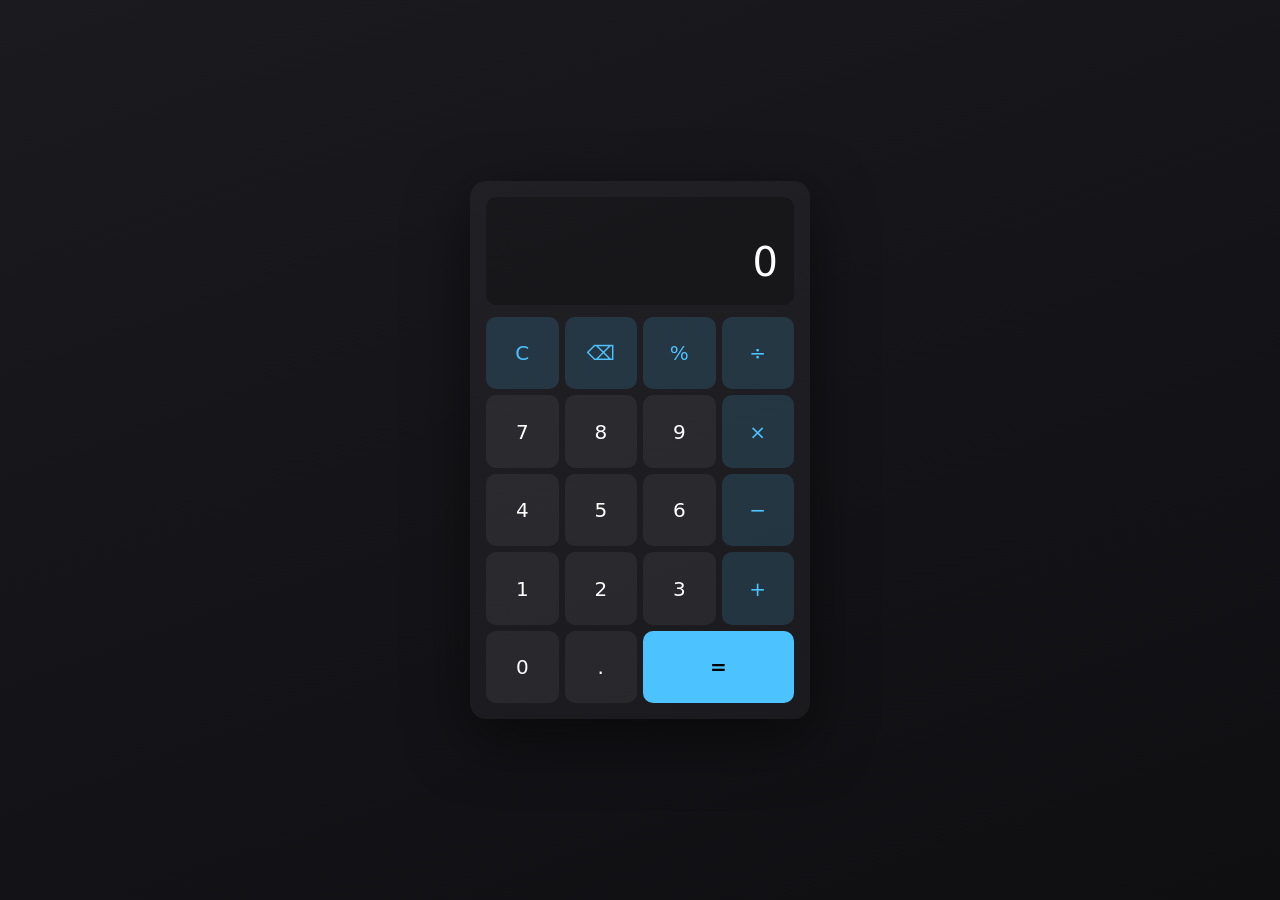
<file: apps/calc.html>
<!DOCTYPE html>
<html lang="pt-BR">
<head>
<meta charset="UTF-8" />
<meta name="viewport" content="width=device-width, initial-scale=1.0, user-scalable=no">
<title>Calculadora</title>
<style>
* { margin: 0; padding: 0; box-sizing: border-box; }
body {
  font-family: "Segoe UI", system-ui, sans-serif;
  background: linear-gradient(160deg, #1a1a1f, #0f0f12);
  color: #fff;
  height: 100vh;
  display: flex;
  align-items: center;
  justify-content: center;
  padding: 12px;
  user-select: none;
}
.calc {
  width: 100%;
  max-width: 340px;
  background: rgba(255,255,255,.04);
  border-radius: 16px;
  padding: 16px;
  box-shadow: 0 20px 60px rgba(0,0,0,.5);
}
.display {
  padding: 20px 16px;
  text-align: right;
  min-height: 100px;
  display: flex;
  flex-direction: column;
  justify-content: flex-end;
  gap: 4px;
  border-radius: 10px;
  background: rgba(0,0,0,.25);
  margin-bottom: 12px;
}
.expr { font-size: 14px; color: rgba(255,255,255,.5); min-height: 18px; word-break: break-all; }
.result {
  font-size: 40px;
  font-weight: 300;
  overflow: hidden;
  text-overflow: ellipsis;
  white-space: nowrap;
}
.grid {
  display: grid;
  grid-template-columns: repeat(4, 1fr);
  gap: 6px;
}
button {
  aspect-ratio: 1;
  border: none;
  border-radius: 10px;
  background: rgba(255,255,255,.06);
  color: #fff;
  font-size: 20px;
  font-weight: 500;
  cursor: pointer;
  font-family: inherit;
  transition: all .12s;
}
button:hover { background: rgba(255,255,255,.12); }
button:active { transform: scale(.94); }
button.op { background: rgba(76,194,255,.15); color: #4cc2ff; }
button.op:hover { background: rgba(76,194,255,.25); }
button.eq { background: #4cc2ff; color: #000; font-weight: 600; }
button.eq:hover { filter: brightness(1.15); }
button.wide { grid-column: span 2; aspect-ratio: auto; }
</style>
</head>
<body>
<div class="calc">
  <div class="display">
    <div class="expr" id="expr"></div>
    <div class="result" id="result">0</div>
  </div>
  <div class="grid">
    <button class="op" data-act="clear">C</button>
    <button class="op" data-act="del">⌫</button>
    <button class="op" data-val="%">%</button>
    <button class="op" data-val="/">÷</button>

    <button data-val="7">7</button>
    <button data-val="8">8</button>
    <button data-val="9">9</button>
    <button class="op" data-val="*">×</button>

    <button data-val="4">4</button>
    <button data-val="5">5</button>
    <button data-val="6">6</button>
    <button class="op" data-val="-">−</button>

    <button data-val="1">1</button>
    <button data-val="2">2</button>
    <button data-val="3">3</button>
    <button class="op" data-val="+">+</button>

    <button data-val="0">0</button>
    <button data-val=".">.</button>
    <button class="eq wide" data-act="eq">=</button>
  </div>
</div>

<script>
let expr = '';
const $expr = document.getElementById('expr');
const $result = document.getElementById('result');

function update() {
  $expr.textContent = expr;
  try {
    if (!expr) { $result.textContent = '0'; return; }
    const safe = expr.replace(/[^0-9+\-*/.()%]/g, '');
    const val = Function('"use strict"; return (' + safe + ')')();
    $result.textContent = (typeof val === 'number' && isFinite(val))
      ? parseFloat(val.toFixed(10)).toString()
      : '0';
  } catch { $result.textContent = '...'; }
}

document.querySelectorAll('button').forEach(btn => {
  btn.onclick = () => {
    const val = btn.dataset.val;
    const act = btn.dataset.act;

    if (act === 'clear') expr = '';
    else if (act === 'del') expr = expr.slice(0, -1);
    else if (act === 'eq') {
      try {
        const safe = expr.replace(/[^0-9+\-*/.()%]/g, '');
        const val = Function('"use strict"; return (' + safe + ')')();
        expr = parseFloat(val.toFixed(10)).toString();
      } catch { expr = ''; }
    }
    else if (val) expr += val;
    update();
  };
});

// Suporte a teclado
document.addEventListener('keydown', e => {
  if (/[0-9+\-*/.()%]/.test(e.key)) { expr += e.key; update(); }
  else if (e.key === 'Enter' || e.key === '=') {
    try {
      const safe = expr.replace(/[^0-9+\-*/.()%]/g, '');
      const val = Function('"use strict"; return (' + safe + ')')();
      expr = parseFloat(val.toFixed(10)).toString();
    } catch { expr = ''; }
    update();
  }
  else if (e.key === 'Backspace') { expr = expr.slice(0, -1); update(); }
  else if (e.key === 'Escape') { expr = ''; update(); }
});

update();
</script>
</body>
</html>
</file>
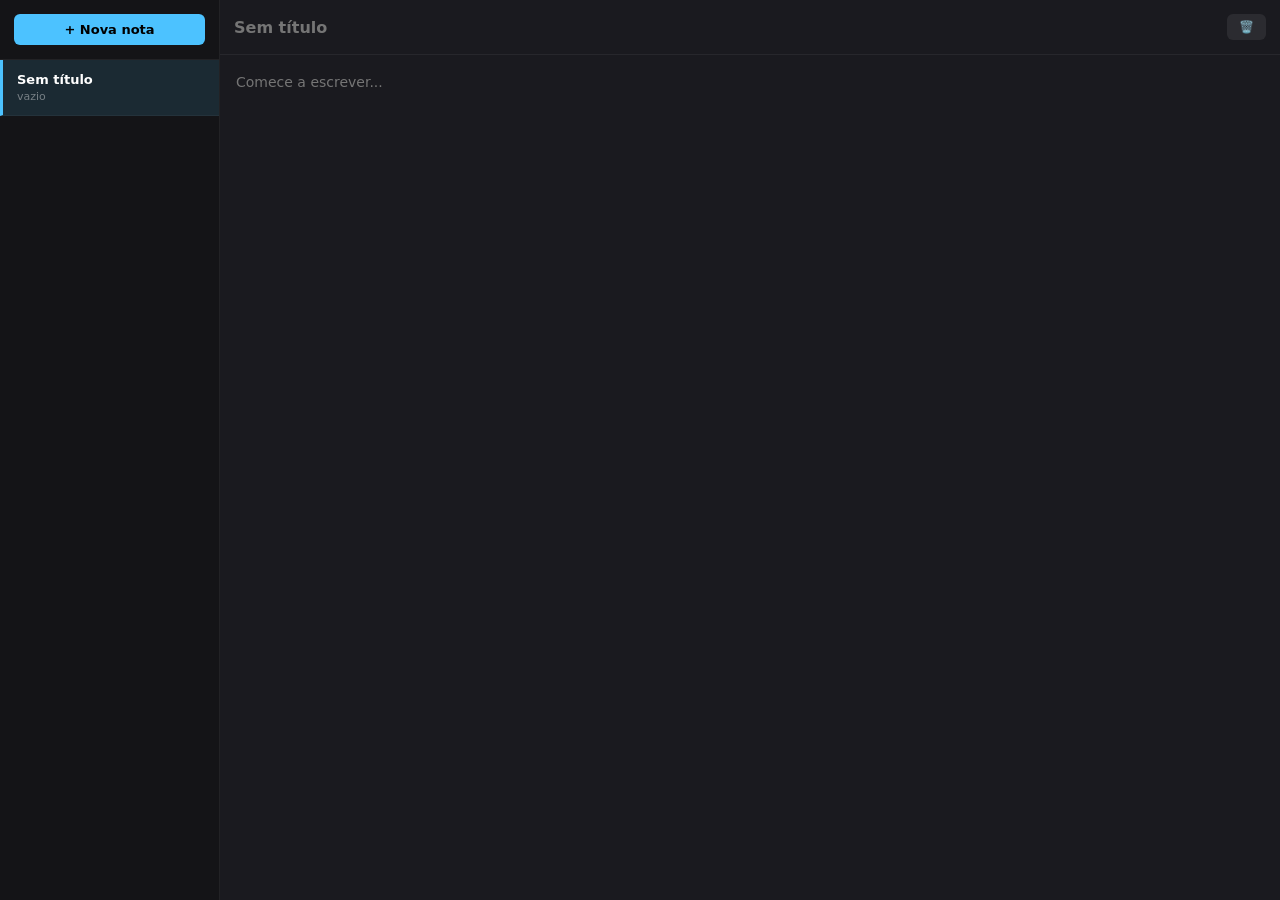
<file: apps/notes.html>
<!DOCTYPE html>
<html lang="pt-BR">
<head>
<meta charset="UTF-8" />
<meta name="viewport" content="width=device-width, initial-scale=1.0, user-scalable=no">
<title>Notas</title>
<style>
* { margin: 0; padding: 0; box-sizing: border-box; }
body {
  font-family: "Segoe UI", system-ui, sans-serif;
  background: #1a1a1f;
  color: #fff;
  height: 100vh;
  display: flex;
  overflow: hidden;
}
.sidebar {
  width: 220px;
  background: rgba(0,0,0,.25);
  border-right: 1px solid rgba(255,255,255,.06);
  display: flex;
  flex-direction: column;
  flex-shrink: 0;
}
.sidebar-head {
  padding: 14px;
  border-bottom: 1px solid rgba(255,255,255,.06);
  display: flex;
  gap: 8px;
  align-items: center;
}
.sidebar-head button {
  flex: 1;
  padding: 8px;
  background: #4cc2ff;
  color: #000;
  border: none;
  border-radius: 6px;
  font-weight: 600;
  cursor: pointer;
  font-family: inherit;
  font-size: 13px;
}
.note-list { flex: 1; overflow-y: auto; }
.note-item {
  padding: 12px 14px;
  border-bottom: 1px solid rgba(255,255,255,.04);
  cursor: pointer;
  transition: background .15s;
}
.note-item:hover { background: rgba(255,255,255,.05); }
.note-item.active { background: rgba(76,194,255,.12); border-left: 3px solid #4cc2ff; }
.note-item .title {
  font-size: 13px;
  font-weight: 600;
  white-space: nowrap;
  overflow: hidden;
  text-overflow: ellipsis;
}
.note-item .preview {
  font-size: 11px;
  color: rgba(255,255,255,.4);
  margin-top: 3px;
  white-space: nowrap;
  overflow: hidden;
  text-overflow: ellipsis;
}
.editor {
  flex: 1;
  display: flex;
  flex-direction: column;
}
.editor-head {
  padding: 14px;
  border-bottom: 1px solid rgba(255,255,255,.06);
  display: flex;
  gap: 8px;
  align-items: center;
}
.editor-head input {
  flex: 1;
  background: none;
  border: none;
  color: #fff;
  font-size: 16px;
  font-weight: 600;
  outline: none;
  font-family: inherit;
}
.editor-head button {
  padding: 6px 12px;
  background: rgba(255,255,255,.08);
  border: none;
  color: #fff;
  border-radius: 6px;
  cursor: pointer;
  font-family: inherit;
  font-size: 12px;
}
.editor-head button:hover { background: rgba(220,38,38,.5); }
textarea {
  flex: 1;
  background: none;
  border: none;
  color: #fff;
  padding: 16px;
  font-size: 14px;
  line-height: 1.6;
  resize: none;
  outline: none;
  font-family: inherit;
}
</style>
</head>
<body>
<div class="sidebar">
  <div class="sidebar-head">
    <button id="new-note">+ Nova nota</button>
  </div>
  <div class="note-list" id="note-list"></div>
</div>
<div class="editor">
  <div class="editor-head">
    <input id="title" placeholder="Sem título" />
    <button id="del">🗑️</button>
  </div>
  <textarea id="content" placeholder="Comece a escrever..."></textarea>
</div>

<script>
const KEY = 'webdex.notes';
let notes = JSON.parse(localStorage.getItem(KEY) || '[]');
let currentId = null;

function save() {
  localStorage.setItem(KEY, JSON.stringify(notes));
}

function renderList() {
  const $list = document.getElementById('note-list');
  $list.innerHTML = '';
  notes.slice().sort((a,b) => b.updated - a.updated).forEach(n => {
    const el = document.createElement('div');
    el.className = 'note-item' + (n.id === currentId ? ' active' : '');
    el.innerHTML = `
      <div class="title">${n.title || 'Sem título'}</div>
      <div class="preview">${(n.content || '').slice(0, 40) || 'vazio'}</div>
    `;
    el.onclick = () => openNote(n.id);
    $list.appendChild(el);
  });
}

function openNote(id) {
  const n = notes.find(x => x.id === id);
  if (!n) return;
  currentId = id;
  document.getElementById('title').value = n.title;
  document.getElementById('content').value = n.content;
  renderList();
}

document.getElementById('new-note').onclick = () => {
  const n = { id: Date.now().toString(), title: '', content: '', updated: Date.now() };
  notes.push(n);
  save();
  openNote(n.id);
  document.getElementById('title').focus();
};

document.getElementById('title').oninput = e => {
  const n = notes.find(x => x.id === currentId);
  if (!n) return;
  n.title = e.target.value;
  n.updated = Date.now();
  save(); renderList();
};

document.getElementById('content').oninput = e => {
  const n = notes.find(x => x.id === currentId);
  if (!n) return;
  n.content = e.target.value;
  n.updated = Date.now();
  save(); renderList();
};

document.getElementById('del').onclick = () => {
  if (!currentId) return;
  if (!confirm('Excluir nota?')) return;
  notes = notes.filter(n => n.id !== currentId);
  currentId = null;
  document.getElementById('title').value = '';
  document.getElementById('content').value = '';
  save(); renderList();
};

if (notes.length === 0) {
  document.getElementById('new-note').click();
} else {
  openNote(notes.slice().sort((a,b) => b.updated - a.updated)[0].id);
}
renderList();
</script>
</body>
</html>
</file>
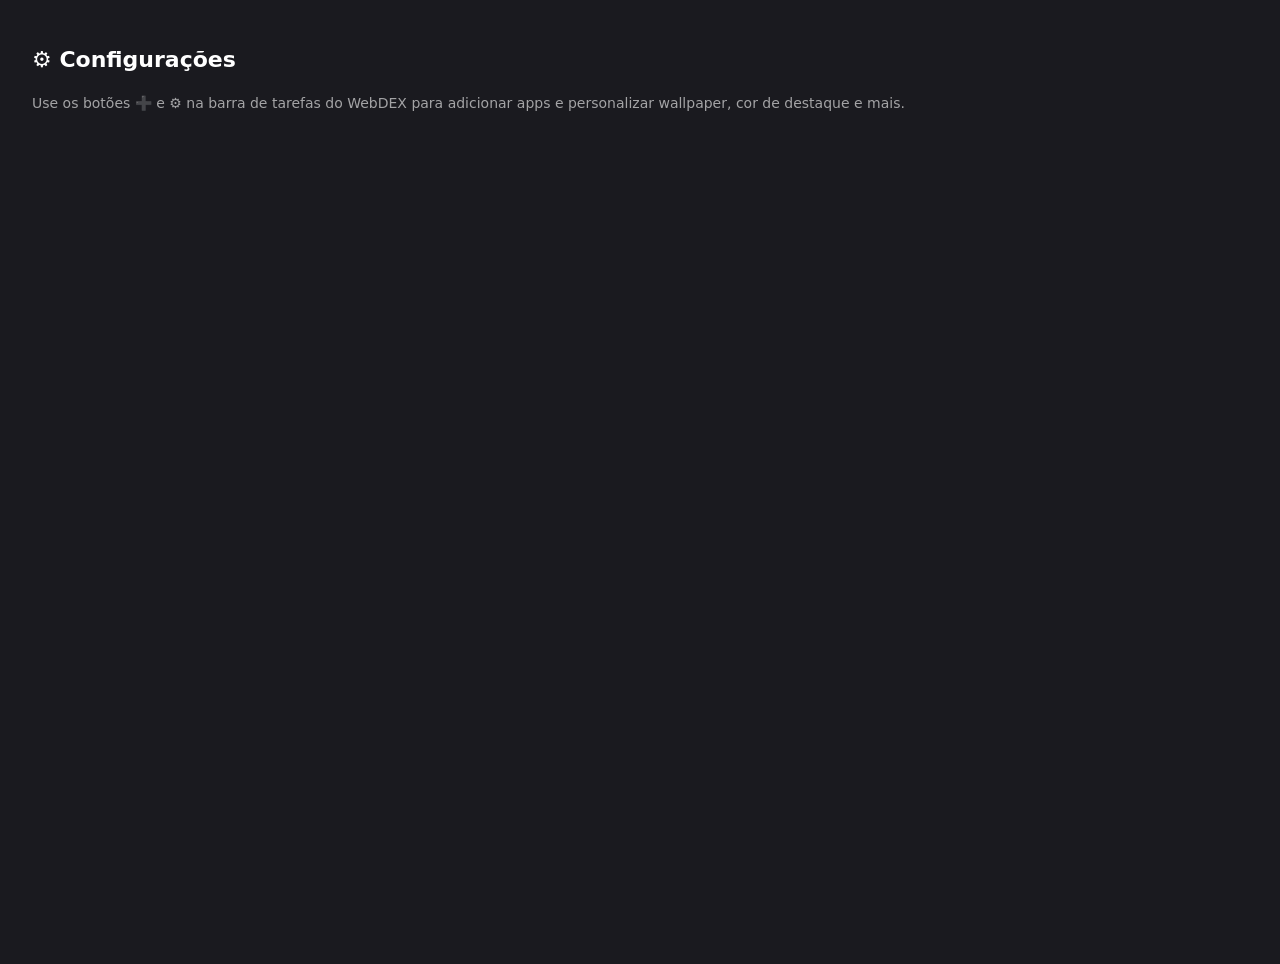
<file: apps/settings.html>
<!DOCTYPE html>
<html lang="pt-BR">
<head>
<meta charset="UTF-8">
<title>Configurações</title>
<style>
body {
  font-family: "Segoe UI", system-ui;
  background: #1a1a1f;
  color: #fff;
  padding: 24px;
  min-height: 100vh;
}
h1 { font-size: 22px; margin-bottom: 20px; }
p { color: rgba(255,255,255,.6); line-height: 1.6; font-size: 14px; }
</style>
</head>
<body>
<h1>⚙️ Configurações</h1>
<p>Use os botões <strong>➕</strong> e <strong>⚙️</strong> na barra de tarefas do WebDEX para adicionar apps e personalizar wallpaper, cor de destaque e mais.</p>
</body>
</html>
</file>
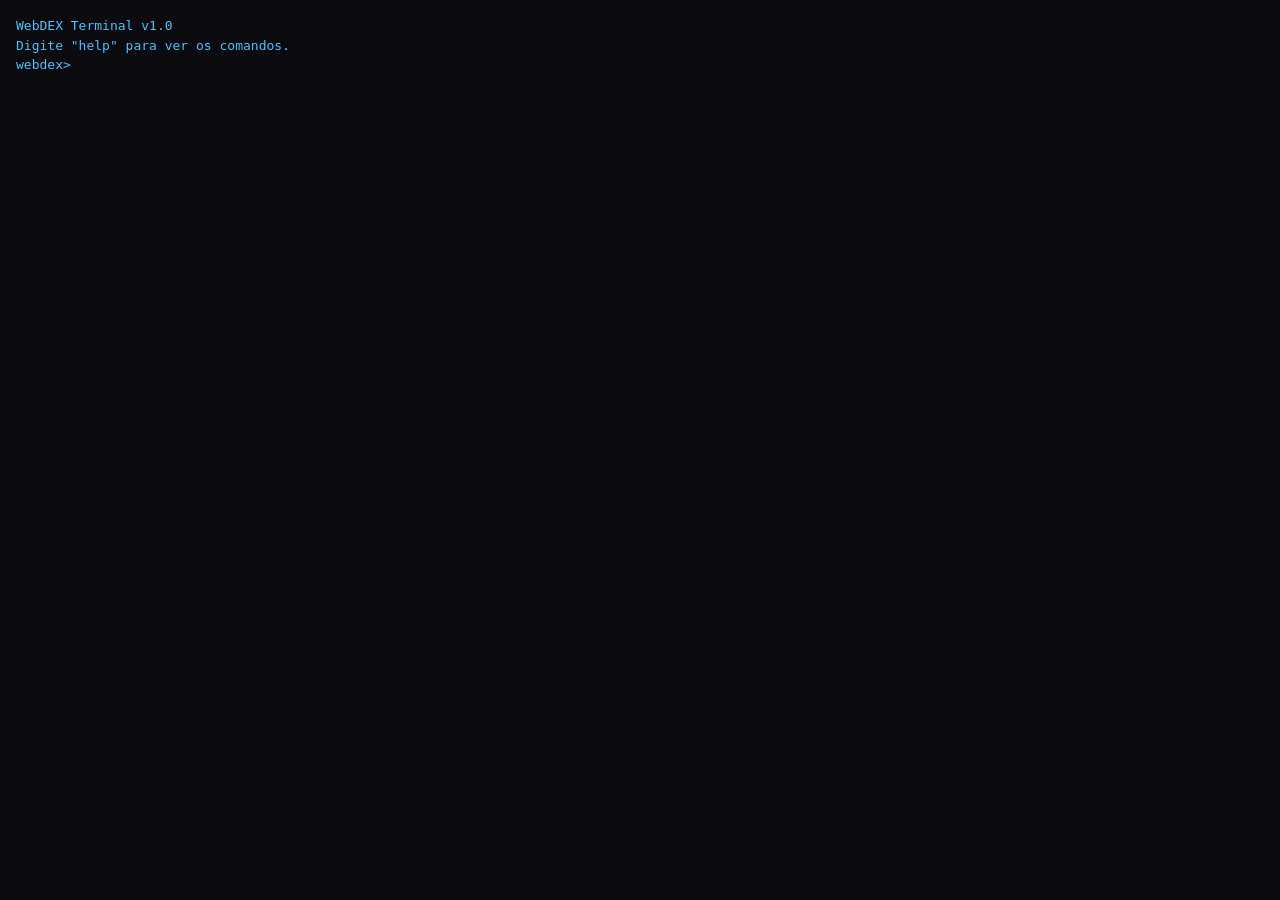
<file: apps/terminal.html>
<!DOCTYPE html>
<html lang="pt-BR">
<head>
<meta charset="UTF-8">
<meta name="viewport" content="width=device-width, initial-scale=1.0">
<title>Terminal</title>
<style>
* { margin: 0; padding: 0; box-sizing: border-box; }
body {
  font-family: "Cascadia Code", "Consolas", monospace;
  background: #0a0a0f;
  color: #4cc2ff;
  height: 100vh;
  padding: 16px;
  overflow-y: auto;
  font-size: 13px;
  line-height: 1.5;
}
.line { white-space: pre-wrap; word-break: break-all; }
.prompt { color: #4cc2ff; }
.input-line { display: flex; gap: 8px; }
input {
  flex: 1;
  background: none;
  border: none;
  color: #fff;
  font-family: inherit;
  font-size: inherit;
  outline: none;
}
.err { color: #ff6b6b; }
.ok { color: #51cf66; }
</style>
</head>
<body>
<div id="out"></div>
<div class="input-line">
  <span class="prompt">webdex&gt;</span>
  <input id="cmd" autofocus autocomplete="off" spellcheck="false">
</div>

<script>
const $out = document.getElementById('out');
const $cmd = document.getElementById('cmd');

function print(text, cls = '') {
  const d = document.createElement('div');
  d.className = 'line ' + cls;
  d.textContent = text;
  $out.appendChild(d);
  window.scrollTo(0, document.body.scrollHeight);
}

const commands = {
  help: () => print('Comandos: help, date, echo <txt>, clear, about, color <hex>'),
  date: () => print(new Date().toLocaleString('pt-BR')),
  about: () => print('WebDEX Terminal v1.0 — feito por você 😎'),
  clear: () => $out.innerHTML = '',
  echo: (args) => print(args.join(' ')),
  color: (args) => {
    if (!args[0]) return print('uso: color #ff0000', 'err');
    document.body.style.color = args[0];
    print('ok', 'ok');
  }
};

$cmd.addEventListener('keydown', e => {
  if (e.key !== 'Enter') return;
  const raw = $cmd.value.trim();
  $cmd.value = '';
  if (!raw) return;

  print('webdex> ' + raw, 'prompt');
  const [cmd, ...args] = raw.split(' ');

  if (commands[cmd]) commands[cmd](args);
  else print(`comando não encontrado: ${cmd}`, 'err');
});

print('WebDEX Terminal v1.0');
print('Digite "help" para ver os comandos.');
print('');
</script>
</body>
</html>
</file>
